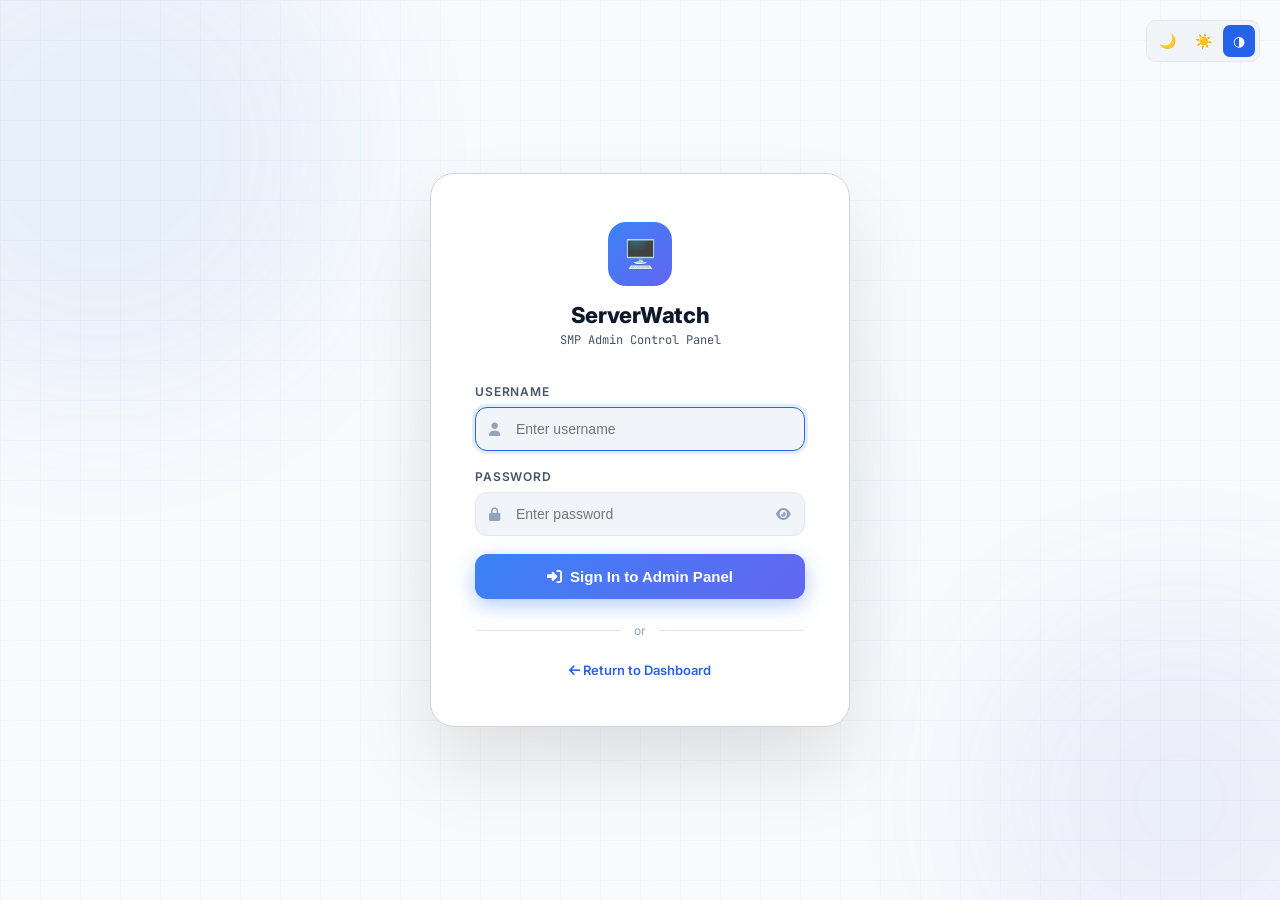
<file: templates/login.html>
<!DOCTYPE html>
<html lang="en">
<head>
<meta charset="UTF-8"/>
<meta name="viewport" content="width=device-width, initial-scale=1.0"/>
<title>Admin Login — ServerWatch</title>
<link href="https://fonts.googleapis.com/css2?family=Inter:wght@400;500;600;700;800&family=JetBrains+Mono:wght@400;600&display=swap" rel="stylesheet"/>
<link rel="stylesheet" href="https://cdnjs.cloudflare.com/ajax/libs/font-awesome/6.5.0/css/all.min.css"/>
<style>
/* ── THEME VARIABLES ── */
:root, [data-theme="dark"] {
  --bg:      #060b14;
  --surface: #0d1520;
  --surface2:#111d2e;
  --border:  #1e3050;
  --border2: #254068;
  --accent:  #3b82f6;
  --accent2: #6366f1;
  --danger:  #ef4444;
  --success: #10b981;
  --text:    #e2e8f0;
  --text2:   #94a3b8;
  --muted:   #475569;
  --card-shadow: rgba(0,0,0,0.6);
}

[data-theme="light"] {
  --bg:      #f8fafc;
  --surface: #ffffff;
  --surface2:#f1f5f9;
  --border:  #e2e8f0;
  --border2: #cbd5e1;
  --accent:  #2563eb;
  --accent2: #4f46e5;
  --danger:  #dc2626;
  --success: #16a34a;
  --text:    #0f172a;
  --text2:   #475569;
  --muted:   #94a3b8;
  --card-shadow: rgba(0,0,0,0.1);
}

*,*::before,*::after{box-sizing:border-box;margin:0;padding:0}

body{
  background:var(--bg); color:var(--text);
  font-family:'Inter',sans-serif;
  min-height:100vh; display:flex; align-items:center; justify-content:center;
  transition: background 0.3s ease, color 0.3s ease;
  overflow:hidden;
}

/* ── Theme Switcher UI (Floating Top Right) ── */
.theme-switcher {
  position: fixed; top: 20px; right: 20px; z-index: 100;
  display: flex; gap: 4px; background: var(--surface2);
  border: 1px solid var(--border); border-radius: 10px; padding: 4px;
}
.theme-btn {
  width: 32px; height: 32px; border-radius: 7px; border: none; cursor: pointer;
  background: transparent; color: var(--text2); font-size: 14px;
  display: flex; align-items: center; justify-content: center; transition: all 0.2s;
}
.theme-btn.active { background: var(--accent); color: white; }

/* ── Animated background ── */
.bg-anim{ position:fixed;inset:0;z-index:0;overflow:hidden; }
.bg-orb{
  position:absolute;border-radius:50%;filter:blur(80px);opacity:0.15;
  animation:float 8s ease-in-out infinite;
}
[data-theme="light"] .bg-orb { opacity: 0.08; }
.orb1{width:500px;height:500px;background:#3b82f6;top:-100px;left:-150px;animation-delay:0s}
.orb2{width:400px;height:400px;background:#6366f1;bottom:-100px;right:-100px;animation-delay:-3s}
.orb3{width:300px;height:300px;background:#06b6d4;top:40%;left:40%;animation-delay:-5s;opacity:0.08}
@keyframes float{ 0%,100%{transform:translateY(0) scale(1)} 50%{transform:translateY(-30px) scale(1.05)} }

.bg-grid{
  position:fixed;inset:0;z-index:0;
  background-image: linear-gradient(var(--accent) 1px,transparent 1px), linear-gradient(90deg,var(--accent) 1px,transparent 1px);
  background-size:40px 40px; opacity: 0.04;
}

/* ── Card ── */
.card{
  position:relative;z-index:1;
  background: var(--surface);
  border:1px solid var(--border2);
  border-radius:24px;
  padding:48px 44px;
  width:100%; max-width:420px;
  box-shadow: 0 40px 80px var(--card-shadow);
  animation:cardIn 0.5s cubic-bezier(0.34,1.56,0.64,1);
}
@keyframes cardIn{ from{opacity:0;transform:translateY(30px) scale(0.95)} to{opacity:1;transform:translateY(0) scale(1)} }

.logo-wrap{text-align:center;margin-bottom:36px}
.logo-icon{
  width:64px;height:64px;border-radius:18px;margin:0 auto 16px;
  background:linear-gradient(135deg,#3b82f6,#6366f1);
  display:flex;align-items:center;justify-content:center; font-size:28px;
}
.logo-title{font-size:22px;font-weight:800;letter-spacing:-0.02em;margin-bottom:4px}
.logo-sub{font-size:12px;color:var(--text2);font-family:'JetBrains Mono',monospace}

/* ── Form ── */
.form-group{margin-bottom:18px}
label{ display:block;font-size:12px;font-weight:600;color:var(--text2); text-transform:uppercase;letter-spacing:0.07em;margin-bottom:8px; }
.input-wrap{position:relative}
.input-wrap i.prefix{ position:absolute;left:14px;top:50%;transform:translateY(-50%); color:var(--muted);font-size:13px; }
.input-wrap i.toggle{ position:absolute;right:14px;top:50%;transform:translateY(-50%); color:var(--muted);font-size:13px;cursor:pointer; }

input{
  width:100%; background:var(--surface2);
  border:1px solid var(--border); border-radius:12px;
  color:var(--text); padding:13px 14px 13px 40px;
  font-size:14px; outline:none; transition: all 0.2s;
}
input:focus{ border-color:var(--accent); box-shadow:0 0 0 3px rgba(59,130,246,0.15); }

.btn-login{
  width:100%; padding:14px; border-radius:12px; border:none; cursor:pointer;
  background:linear-gradient(135deg,#3b82f6,#6366f1);
  color:#fff; font-size:15px; font-weight:700;
  display:flex; align-items:center; justify-content:center; gap:8px;
  box-shadow:0 6px 20px rgba(59,130,246,0.4); transition:all 0.2s;
}
.btn-login:hover{box-shadow:0 8px 28px rgba(59,130,246,0.55);transform:translateY(-1px)}

.divider{ display:flex; align-items:center; gap:12px; margin:24px 0; color:var(--muted); font-size:12px; }
.divider::before,.divider::after{ content:''; flex:1; height:1px; background:var(--border); }

.back-link{ text-align:center; margin-top:20px; font-size:13px; color:var(--text2); }
.back-link a{ color:var(--accent); text-decoration:none; font-weight:600; }

.spinner{ display:none; width:16px; height:16px; border-radius:50%; border:2px solid rgba(255,255,255,0.3); border-top-color:#fff; animation:spin 0.7s linear infinite; }
@keyframes spin{to{transform:rotate(360deg)}}
</style>
</head>
<body>

<div class="theme-switcher">
  <button class="theme-btn" id="btn-dark" onclick="setTheme('dark')" title="Dark Mode">🌙</button>
  <button class="theme-btn" id="btn-light" onclick="setTheme('light')" title="Light Mode">☀️</button>
  <button class="theme-btn" id="btn-auto" onclick="setTheme('auto')" title="System Default">◑</button>
</div>

<div class="bg-anim">
  <div class="bg-orb orb1"></div>
  <div class="bg-orb orb2"></div>
  <div class="bg-orb orb3"></div>
</div>
<div class="bg-grid"></div>

<div class="card">
  <div class="logo-wrap">
    <div class="logo-icon">🖥️</div>
    <div class="logo-title">ServerWatch</div>
    <div class="logo-sub">SMP Admin Control Panel</div>
  </div>

  <div class="form-group">
    <label>Username</label>
    <div class="input-wrap">
      <i class="fas fa-user prefix"></i>
      <input id="username" type="text" placeholder="Enter username">
    </div>
  </div>

  <div class="form-group">
    <label>Password</label>
    <div class="input-wrap">
      <i class="fas fa-lock prefix"></i>
      <input id="password" type="password" placeholder="Enter password">
      <i class="fas fa-eye toggle" id="eyeIcon" onclick="togglePassword()"></i>
    </div>
  </div>

  <button class="btn-login" id="loginBtn" onclick="login()">
    <span class="spinner" id="spinner"></span>
    <i class="fas fa-right-to-bracket" id="loginIcon"></i>
    <span id="loginText">Sign In to Admin Panel</span>
  </button>

  <div class="divider">or</div>

  <div class="back-link">
    <a href="/"><i class="fas fa-arrow-left"></i> Return to Dashboard</a>
  </div>
</div>

<script>
/* ── THEME ENGINE (Matches Dashboard) ── */
function applyTheme(t) {
  let target = t;
  if (t === 'auto') {
    target = window.matchMedia('(prefers-color-scheme: dark)').matches ? 'dark' : 'light';
  }
  document.documentElement.setAttribute('data-theme', target);
  
  // Update button highlights
  document.querySelectorAll('.theme-btn').forEach(btn => btn.classList.remove('active'));
  const activeBtn = document.getElementById('btn-' + t);
  if (activeBtn) activeBtn.classList.add('active');
}

function setTheme(t) {
  localStorage.setItem('sw-theme', t);
  applyTheme(t);
}

// Init theme on load
(function() {
  const saved = localStorage.getItem('sw-theme') || 'auto';
  applyTheme(saved);
  window.matchMedia('(prefers-color-scheme: dark)').addEventListener('change', () => {
    if (localStorage.getItem('sw-theme') === 'auto') applyTheme('auto');
  });
})();

/* ── LOGIN LOGIC ── */
function togglePassword() {
  const input = document.getElementById('password');
  const icon  = document.getElementById('eyeIcon');
  if (input.type === 'password') {
    input.type = 'text';
    icon.className = 'fas fa-eye-slash toggle';
  } else {
    input.type = 'password';
    icon.className = 'fas fa-eye toggle';
  }
}

async function login() {
  const username = document.getElementById('username').value.trim();
  const password = document.getElementById('password').value;
  if (!username || !password) return;

  const btn = document.getElementById('loginBtn');
  btn.disabled = true;
  document.getElementById('spinner').style.display = 'block';
  document.getElementById('loginIcon').style.display = 'none';
  try {
    const res = await fetch('/login', {
      method: 'POST',
      headers: { 'Content-Type': 'application/json' },
      body: JSON.stringify({ username, password }),
    });
    const data = await res.json();
    if (data.ok) window.location.href = '/admin';
    else {
      btn.disabled = false;
      document.getElementById('spinner').style.display = 'none';
      document.getElementById('loginIcon').style.display = 'inline';
      alert(data.error || 'Invalid credentials');
    }
  } catch (e) {
    btn.disabled = false;
    document.getElementById('spinner').style.display = 'none';
    alert('Connection error');
  }
}

document.addEventListener('keydown', function(e) { if (e.key === 'Enter') login(); });
document.getElementById('username').focus();
</script>
</body>
</html>
</file>
